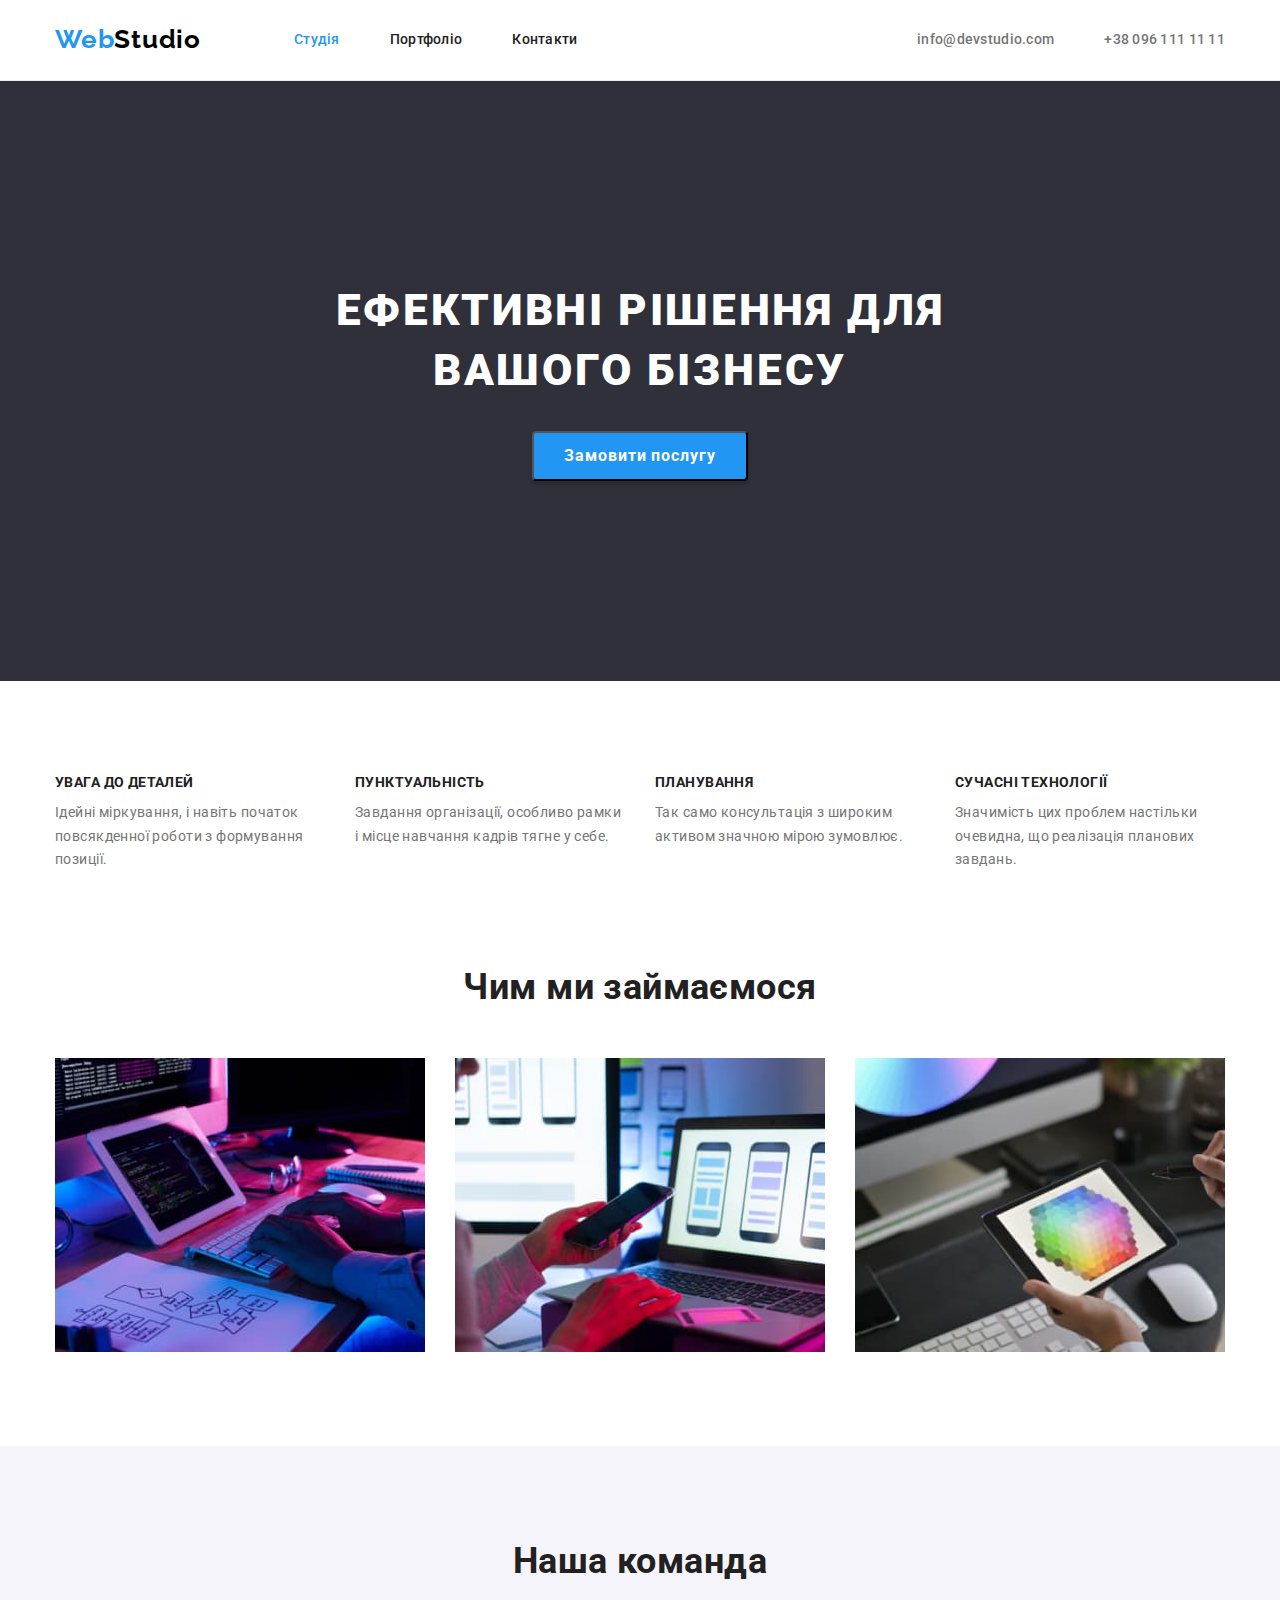
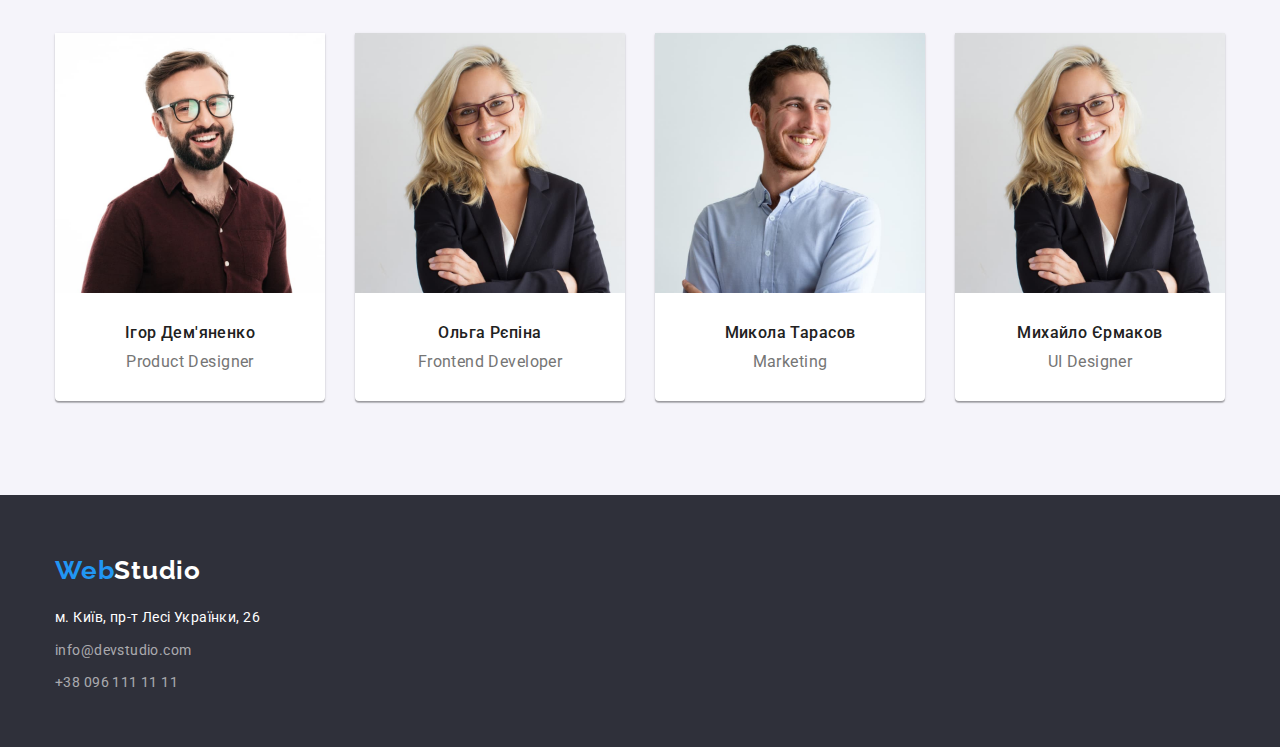
<file: index.html>
<!DOCTYPE html>
<html lang="uk">
<head>
    <meta charset="UTF-8">
    <meta http-equiv="X-UA-Compatible" content="IE=edge">
    <meta name="viewport" content="width=device-width, initial-scale=1.0">
    <title>Студія</title>

    <link rel="preconnect" href="https://fonts.googleapis.com">
    <link rel="preconnect" href="https://fonts.gstatic.com" crossorigin>
    <link href="https://fonts.googleapis.com/css2?family=Raleway:wght@700&family=Roboto:wght@400;500;700;900&display=swap" rel="stylesheet">
    
    <link rel="stylesheet" href="https://cdnjs.cloudflare.com/ajax/libs/modern-normalize/1.1.0/modern-normalize.min.css">
    <link rel="stylesheet" href="./css/styles.css">
</head>
<body>
    <header>
        <div class="container main-nav">
            <a class="logo-item" href="./index.html"><span class="logo-nav"><span class="logo-nav-firstpart">Web</span><span class="logo-nav-twopart">Studio</span></span></a>
        <nav>
        <ul class="site-nav">
            <li><a class="site-nav-item current" href="./index.html">Студія</a></li>
            <li><a class="site-nav-item" href="./portfolio.html">Портфоліо</a></li>
            <li><a class="site-nav-item last-item" href="">Контакти</a></li>
        </ul>

        </nav>
        <ul class="contact-nav">
            <li><a class="site-mail" href="mailto:info@devstudio.com">info@devstudio.com</a></li>
            <li><a class="site-tel last-item" href="tel:+380961111111">+38 096 111 11 11</a></li>
        </ul>
    </div>
    </header>
    <main>
    
        <section class="hero section-no-padding">
            <div class="container">
            <h1 class="hero-title">Ефективні рішення для <br>вашого бізнесу</h1>
            <button class="buttom" type="button">Замовити послугу</button>
            </div>
        </section>
        <section class="benefits section-no-padding">
            <div class="container">
            <h2 class="visually-hidden">Переваги роботи Студії</h2>
            <ul class="benefits-list">
                <li>
                    <h3 class="benefits-title">УВАГА ДО ДЕТАЛЕЙ</h3>
                    <p class="benefits-text">Ідейні міркування, і навіть початок повсякденної роботи з формування позиції.</p>
                </li>
                <li>
                    <h3 class="benefits-title">ПУНКТУАЛЬНІСТЬ</h3>
                    <p class="benefits-text">Завдання організації, особливо рамки і місце навчання кадрів тягне у себе.</p>
                </li>
                <li>
                    <h3 class="benefits-title">ПЛАНУВАННЯ</h3>
                    <p class="benefits-text">Так само консультація з широким активом значною мірою зумовлює.</p>
                </li>
                <li>
                    <h3 class="benefits-title">СУЧАСНІ ТЕХНОЛОГІЇ</h3>
                    <p class="benefits-text">Значимість цих проблем настільки очевидна, що реалізація планових завдань.</p>
                </li>
            </ul>
            </div>
        </section>
        <section class="work section-no-padding">
            <div class="container">
            <h2 class="secton-title">Чим ми займаємося</h2>
            <ul class="work-list">
                <li>
                    <img src="./images/case-a.jpg" alt="website development" width="370" height="294">
                </li>
                <li>
                    <img src="./images/case-b.jpg" alt="development of mobile applications" width="370" height="294">
                </li>
                <li>
                    <img src="./images/case-c.jpg" alt="website design" width="370" height="294">
                </li>
            </ul>
            </div>
        </section>
        <section class="team section-no-padding">
            <div class="container">
            <h2 class="secton-title">Наша команда</h2>
            <ul class="team-list">
                <li class="team-item">
                    <img src="./images/team-a.jpg" alt="Product Designer" width="270" height="260">
                    <div class="team-description">
                    <h3 class="team-title">Ігор Дем'яненко</h3>
                    <p class="team-text">Product Designer</p>
                    </div>
                </li>
                <li class="team-item">
                    <img src="./images/team-b.jpg" alt="Frontend Developer" width="270" height="260">
                    <div class="team-description">
                    <h3 class="team-title">Ольга Рєпіна</h3>
                    <p class="team-text">Frontend Developer</p>
                    </div>
                </li>
                <li class="team-item">
                    <img src="./images/team-c.jpg" alt="Marketing" width="270" height="260">
                    <div class="team-description">
                    <h3 class="team-title">Микола Тарасов</h3>
                    <p class="team-text">Marketing</p>
                    </div>
                </li>
                <li class="team-item">
                    <img src="./images/team-b.jpg" alt="UI Designer" width="270" height="260">
                    <div class="team-description">
                    <h3 class="team-title">Михайло Єрмаков</h3>
                    <p class="team-text">UI Designer</p>
                    </div>
                </li>
            </ul>
            </div>
        </section>
    
    </main>
    <footer>
        <div class="container">
            <div class="logo-nav-footer">
               <a href="./index.html"><span class="logo-nav-firstpart">Web</span><span class="logo-nav-twopart-footer">Studio</span></a>
            </div>
            <address>
            <ul class="address">
                <li><a class="address-text" href="#">м. Київ, пр-т Лесі Українки, 26</a></li>
                <li><a class="address-mail" href="mailto:info@devstudio.com">info@devstudio.com</a></li>
                <li><a class="address-tel" href="tel:+380961111111">+38 096 111 11 11</a></li>
            </ul>
        </address>
        </div>
    </footer>
</body>
</html>
</file>
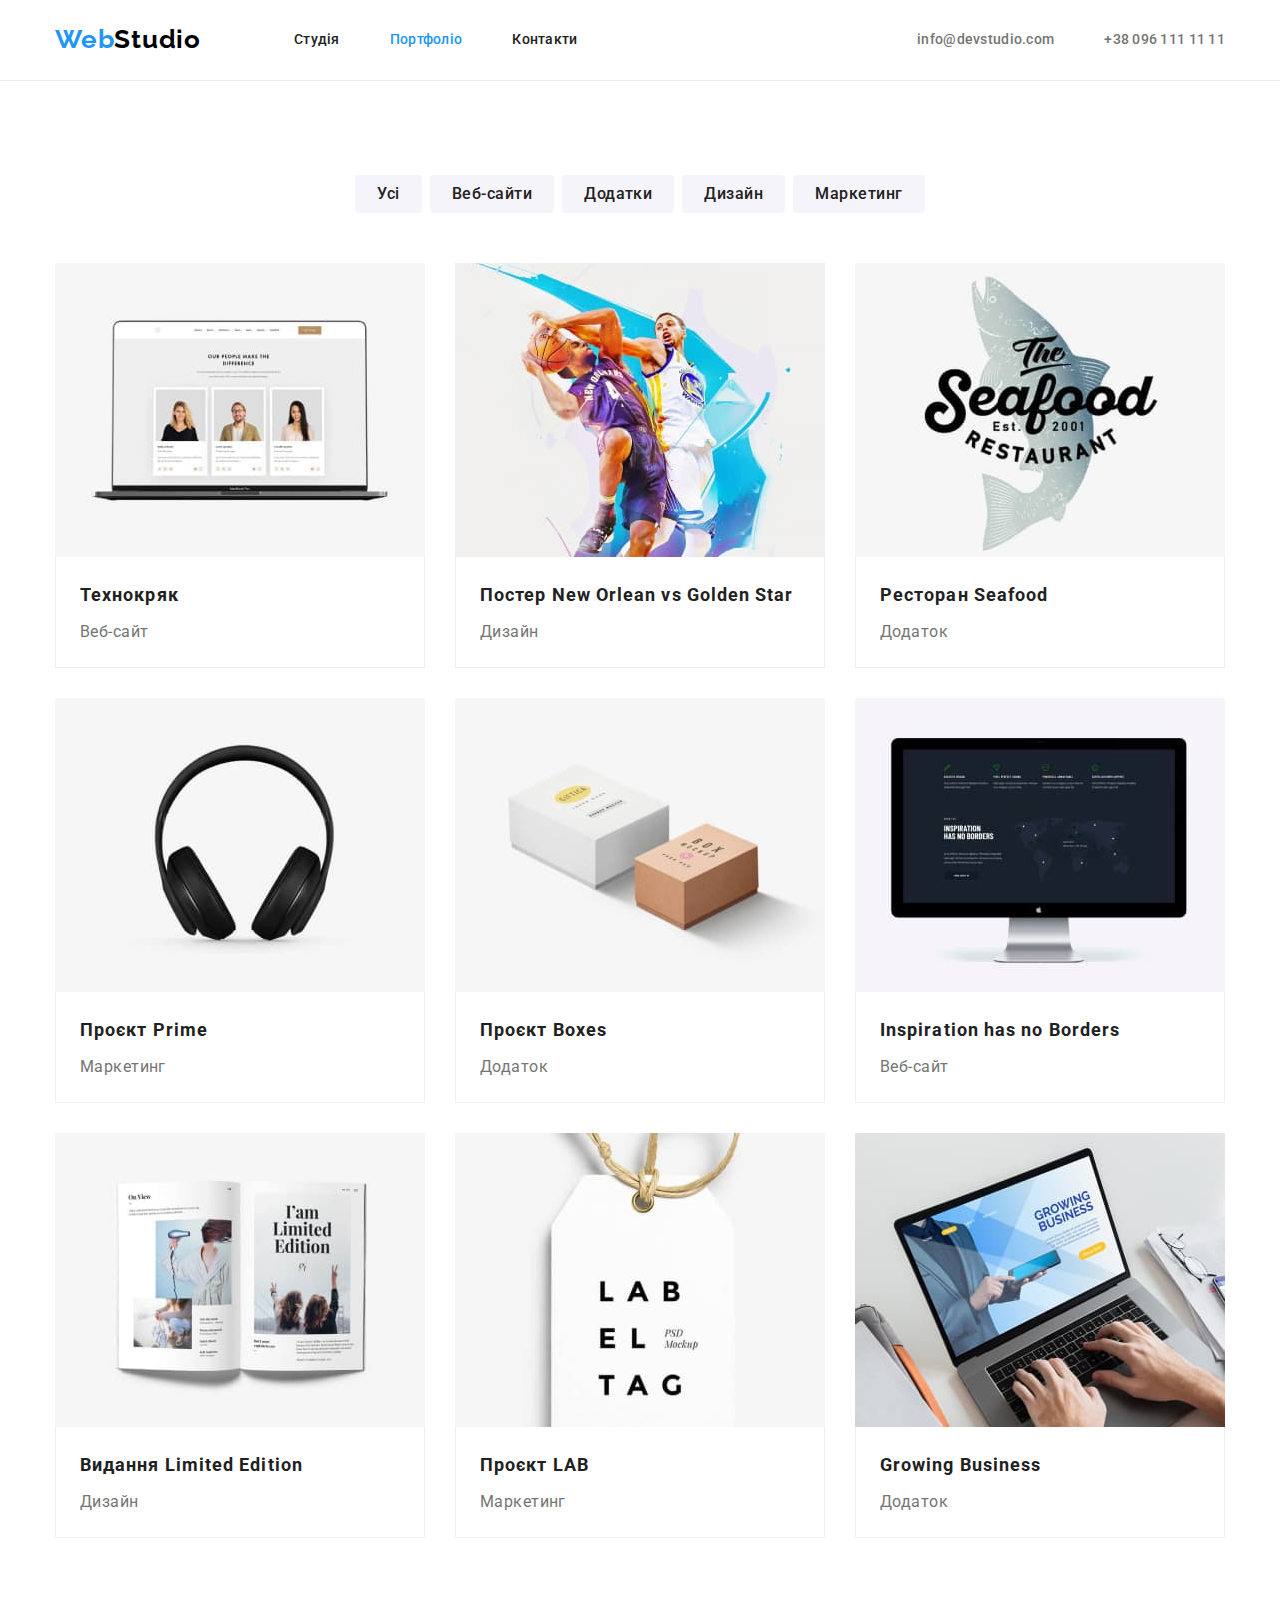
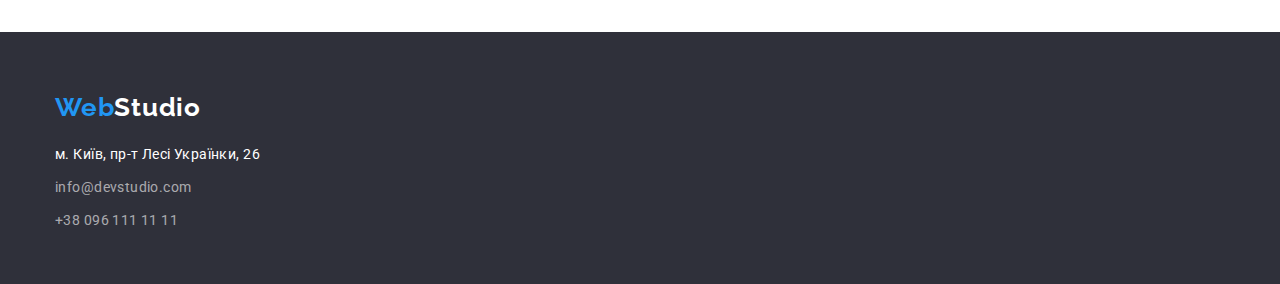
<file: portfolio.html>
<!DOCTYPE html>
<html lang="uk">
<head>
    <meta charset="UTF-8">
    <meta http-equiv="X-UA-Compatible" content="IE=edge">
    <meta name="viewport" content="width=device-width, initial-scale=1.0">
    <title>Студія</title>

    <link rel="preconnect" href="https://fonts.googleapis.com">
    <link rel="preconnect" href="https://fonts.gstatic.com" crossorigin>
    <link href="https://fonts.googleapis.com/css2?family=Raleway:wght@700&family=Roboto:wght@400;500;700;900&display=swap" rel="stylesheet">
    
    <link rel="stylesheet" href="https://cdnjs.cloudflare.com/ajax/libs/modern-normalize/1.1.0/modern-normalize.min.css">
    <link rel="stylesheet" href="./css/styles.css">
</head>
<body>
    <header>
        <div class="container main-nav">
            <a class="logo-item" href="./index.html"><span class="logo-nav"></span><span class="logo-nav-firstpart">Web</span><span class="logo-nav-twopart">Studio</span></a>
        <nav>
        <ul class="site-nav">
            <li></li>
            <li><a class="site-nav-item" href="./index.html">Студія</a></li>
            <li><a class="site-nav-item current" href="">Портфоліо</a></li>
            <li><a class="site-nav-item last-item" href="">Контакти</a></li>
        </ul>

        </nav>
        <ul class="contact-nav">
            <li><a class="site-mail" href="mailto:info@devstudio.com">info@devstudio.com</a></li>
            <li><a class="site-tel last-item" href="tel:+380961111111">+38 096 111 11 11</a></li>
        </ul>
    </div>
    </header>
 <main>
     <section class="portfolio section-no-padding">
        <div class="container">
        <h1 class="visually-hidden">Групи проектів нашої Студії</h1>
    
         <ul class="filtr-list">
             <li><button class="buttom-filtr" type="button">Усі</button></li>
             <li><button class="buttom-filtr" type="button">Веб-сайти</button></li>
             <li><button class="buttom-filtr" type="button">Додатки</button></li>
             <li><button class="buttom-filtr" type="button">Дизайн</button></li>
             <li><button class="buttom-filtr" type="button">Маркетинг</button></li>

         </ul>

        <ul class="project-list">
             <li class="project-element">
                <a href="#">
                 <img src="./images/tehnokryak.jpg" alt="Tehnokryak" width="370" height="294">
                 <div class="project-description">
                 <h2 class="project-title">Технокряк</h2>
                 <p class="project-text">Веб-сайт</p>
                 </div>
                </a>
             </li>
             <li class="project-element">
                <a href="#">
                 <img src="./images/poster.jpg" alt="Poster" width="370" height="294">
                 <div class="project-description">
                 <h2 class="project-title">Постер New Orlean vs Golden Star</h2>
                 <p class="project-text">Дизайн</p>
                 </div>
                </a>
             </li>
              <li class="project-element">
                <a href="#">
                 <img src="./images/restoran.jpg" alt="Restoran" width="370" height="294">
                 <div class="project-description">
                 <h2 class="project-title">Ресторан Seafood</h2>
                 <p class="project-text">Додаток</p>
                 </div>
                </a>
               </li>
               <li class="project-element">
                <a href="#">
                 <img src="./images/prime.jpg" alt="Project prime" width="370" height="294">
                 <div class="project-description">
                 <h2 class="project-title">Проєкт Prime</h2>
                 <p class="project-text">Маркетинг</p>
                 </div>
                </a>
             </li>
             <li class="project-element">
                <a href="#">
                 <img src="./images/boxes.jpg" alt="Project boxes" width="370" height="294">
                 <div class="project-description">
                 <h2 class="project-title">Проєкт Boxes</h2>
                 <p class="project-text">Додаток</p>
                 </div>
                </a>
             </li>
             <li class="project-element">
                <a href="#">
                 <img src="./images/inspiration.jpg" alt="Inspiration" width="370" height="294">
                 <div class="project-description">
                 <h2 class="project-title">Inspiration has no Borders</h2>
                 <p class="project-text">Веб-сайт</p>
                 </div>
                </a>
             </li>
             <li class="project-element">
                <a href="#">
                 <img src="./images/vydannya-limited.jpg" alt="Vydannya-limited" width="370" height="294">
                 <div class="project-description">
                 <h2 class="project-title">Видання Limited Edition</h2>
                 <p class="project-text">Дизайн</p>
                 </div>
                </a>
             </li>
              <li class="project-element">
                <a href="#">
                 <img src="./images/projekt-lab.jpg" alt="Projekt-lab" width="370" height="294">
                 <div class="project-description">
                 <h2 class="project-title">Проєкт LAB</h2>
                 <p class="project-text">Маркетинг</p>
                </div>
                </a>
             </li>
             <li class="project-element">
                <a href="#">
                 <img src="./images/growing-business.jpg" alt="Growing-business" width="370" height="294">
                 <div class="project-description">
                 <h2 class="project-title">Growing Business</h2>
                 <p class="project-text">Додаток</p>
                 </div>
                </a>
             </li>
         </ul>
        </div>
     </section>

 </main>
    <footer>
        <div class="container">
            <div class="logo-nav-footer">
                <a href="./index.html"><span class="logo-nav-firstpart">Web</span><span class="logo-nav-twopart-footer">Studio</span></a>
            </div>
            <address>
            <ul class="address">
                <li><a class="address-text" href="#">м. Київ, пр-т Лесі Українки, 26</a></li>
                <li><a class="address-mail" href="mailto:info@devstudio.com">info@devstudio.com</a></li>
                <li><a class="address-tel" href="tel:+380961111111">+38 096 111 11 11</a></li>
            </ul>
        </address>
    </div>
    </footer>
</body>
</html>
</file>
<file: css/styles.css>
/* Загальні налаштування*/
:root {
    
    --primary-text-color: #757575;
    --title-text-color: #212121;
    --accent-color: #2196F3;
    --hero-text-color: #FFFFFF;
    --hero-bg-color:#2F303A;
    --logo-twopart-color: #000000;
    --tel-mail-footer: rgba(255, 255, 255, 0.6);
    --team-bg-color: #F5F4FA;
    --buttom-bg-color: #188ce8;
    --buttom-shadow-color: rgba(0, 0, 0, 0.15);
    --second-font: 'Raleway', sans-serif;
}
html {
    box-sizing: border-box;
    /*width: 1600px; */
}

body {
    
    color: var(--primary-text-color);   
    font-family: 'Roboto', sans-serif;
    font-size: 14px;
    letter-spacing: 0.03em;
}

h1, h2, h3, h4, h5, h6, p, ul {
    margin-top: 0;
    margin-bottom: 0;
}

img {
    display: block;
}
.container {
    width: 1200px;
    margin: 0 auto;
    padding-left: 15px;
    padding-right: 15px;
    
}
.section-no-padding {
padding-top: 0;
padding-bottom: 0;
}

.secton-title {
    font-weight: 700;
    font-size: 36px;
    line-height: 1.17;
    color: var(--title-text-color);
    margin-bottom: 50px;
    text-align: center;
}

.visually-hidden {
    position: absolute;
    width: 1px;
    height: 1px;
    margin: -1px;
    border: 0;
    padding: 0;  
    white-space: nowrap;
    clip-path: inset(100%);
    clip: rect(0 0 0 0);
    overflow: hidden;
}

a {
    text-decoration: none;
}

a:hover,
a:focus {
    color: var(--accent-color);
}


li {
    list-style: none;
}
        
        /*     Header*/
header {
    background-color: var(--hero-text-color);
    border-bottom: 1px solid #ECECEC;
    border-color: #ECECEC;
}

        /* Навігація*/


.logo-nav {
    min-width: 145px;
    min-height: 31px;
} 

.logo-nav-firstpart {
    color: var(--accent-color);
}
            
.logo-nav-twopart {
    color: var(--logo-twopart-color);
}

.logo-nav-firstpart,
.logo-nav-twopart,
.logo-nav-twopart-footer {
    font-family: var(--second-font);
    font-weight: 700;
    font-size: 26px;
    line-height: 1.19;
    letter-spacing: 0.03em;
    }

.site-nav-item
{
    font-weight: 500;
    line-height: 1.14;
    letter-spacing: 0.02em;
    color: var(--title-text-color);
}

.current {
    color: var(--accent-color);
}

.main-nav {
    display: flex;
    align-items: center;
    /*justify-content: space-between;*/
} 

.site-nav {
    display: flex;
    padding-left: 0;
}
.contact-nav {
    display: flex;
    padding-left: 0;
    margin-left: auto;
}

.site-nav-item,
.site-mail,
.site-tel,
.logo-item {
    display: block;
    margin-right: 50px;
    padding-top: 32px;
    padding-bottom: 32px;

}

.logo-item {
    padding-top: 24px;
    padding-bottom: 25px;
    margin-right: 93px;
    margin-left: 0;
}


.last-item {
    margin-right: 0;
}


/*
.site-nav li:last-child,
.contact-nav li:last-child {
    margin-right: 0;
}
*/

/*Телефон і mail*/
.site-tel, .site-mail {
    font-weight: 500;
    line-height: 1.14;
    letter-spacing: 0.02em;
}

.site-tel,
.site-mail {
    color: var(--primary-text-color);
}

/* Hero*/

.hero {
    background-color: var(--hero-bg-color);
    text-align: center;
    padding-top: 200px;
    padding-bottom: 200px;
}
.hero-title { 
    font-weight: 900;
    font-size: 44px;
    line-height: 1.36;
    letter-spacing: 0.06em;
    text-transform: uppercase;
    color: var(--hero-text-color);
    margin-bottom: 30px;
}
    
.buttom {
    display: inline-block;
    min-width: 216px;
    min-height: 50px;
    align-items: center;
    justify-content: center;
       
    font-family: inherit;
    font-weight: 700;
    font-size: 16px;
    line-height: 1.87;
    letter-spacing: 0.06em;
    color: var(--hero-text-color);
    background-color: var(--accent-color);
    cursor: pointer;

    text-align: center;

    border-radius: 4px;
    box-shadow: 0px 4px 4px var(--buttom-shadow-color);
      
}

.buttom:hover,
.buttom:focus {
    background-color: var(--buttom-bg-color);
}

/* Benefits*/

.benefits {
    padding-top: 94px;
    padding-bottom: 94px;
}

.benefits-title {
    font-weight: 700;
    font-size: 14px;
    line-height: 1.14;
    text-transform: uppercase;
    color: var(--title-text-color);
    margin-bottom: 10px;
}

.benefits-text {
    line-height: 1.71;
}

.benefits-list {
    display: flex;
    padding-left: 0;
}

.benefits-list li {
    width: 270px;
}

.benefits-list li,
.work-list li {
    margin-right: 30px;
}

.benefits-list li:last-child,
.work-list li:last-child {
    margin-right: 0;
}

/*Work*/
.work {
    padding-bottom: 94px;
}

.work-list {
    display: flex;
    padding-left: 0;
}

/*Team*/

.team-title {
    font-weight: 500;
    font-size: 16px;
    line-height: 1.19; 
    color: var(--title-text-color);
    margin-bottom: 10px;
    text-align: center;
}

.team-text {
    font-size: 16px;
    line-height: 1.19;
    text-align: center;
}

.team {
    padding-top: 94px;
    padding-bottom: 94px;
    background-color: var(--team-bg-color);
}

.team-item {
    background-color: var(--hero-text-color);
    width: 270px;
    }

.team-list {
    display: flex;
    padding-left: 0;
}

.team-item {
    
    margin-right: 30px;
    background: #FFFFFF;
    box-shadow: 0px 1px 3px rgba(0, 0, 0, 0.12), 0px 1px 1px rgba(0, 0, 0, 0.14), 0px 2px 1px rgba(0, 0, 0, 0.2);
    border-radius: 0px 0px 4px 4px;
}

.team-description {
    padding-top: 30px;
    padding-bottom: 30px;
}


/*Footer*/

footer {
    background-color:var(--hero-bg-color);
    height: 252px;
    padding-top: 60px;
    padding-bottom: 60px;
}

.logo-nav-twopart-footer,
.address-text {
    color: var(--hero-text-color);
}

.logo-nav-footer {
    padding-left: 0;
    margin-bottom: 20px;
}

.address {
    padding-left: 0;
}

.address-text,
.address-mail,
.address-tel {
    font-style: normal;
    line-height: 1.71;
    
}

.address li {
    margin-bottom: 9px;
    }

.address li:last-child {
    margin-bottom: 0;
}

.address-mail,
.address-tel {
    color: var(--tel-mail-footer);
}

/*Buttom-filtr*/

.buttom-filtr {
    font-family: inherit;
    font-weight: 500;
    font-size: 16px;
    line-height: 1.63;
    color: var(--title-text-color);
    letter-spacing: 0.03em;
    background-color: var(--team-bg-color);
    cursor: pointer;
    
    padding: 6px 22px;

    border: 0;

    border-radius: 4px;
    /*border-color: var(--team-bg-color);*/

}

.buttom-filtr:hover,
.buttom-filtr:focus
 {
    color: var(--hero-text-color);
    background-color: var(--accent-color);
    box-shadow: 0px 3px 1px rgba(0, 0, 0, 0.1), 0px 1px 2px rgba(0, 0, 0, 0.08), 0px 2px 2px rgba(0, 0, 0, 0.12);
}

.filtr-list {
    display: flex;
    padding-left: 0;
    align-items: center;
    justify-content: center;
    margin-bottom: 50px;
}

.filtr-list li {
    margin-left: 0;
    margin-right: 8px;
    margin-bottom: 0;
}

.filtr-list li:last-child {
    margin-right: 0;
}

/*Projects*/

.project-title {

    font-weight: 700;
    font-size: 18px;
    line-height: 2;
    letter-spacing: 0.06em;
    color: var(--title-text-color);
    margin-bottom: 4px;
}

.project-text {
    font-size: 16px;
    line-height: 1.88;
    color: var(--primary-text-color);

}

.project-list {
    display: flex;
    flex-wrap: wrap;
    padding-left: 0;
}

.project-description {
    box-sizing: border-box;

    border-right: 1px solid #EEEEEE;
    border-left: 1px solid #EEEEEE;
    border-bottom: 1px solid #EEEEEE;

    padding-top: 20px;
    padding-bottom: 20px;
    padding-right: 24px;
    padding-left: 24px;

}

.project-element {
    width: 370px;
    margin-right: 30px;
    margin-bottom: 30px;
}

.project-element:nth-child(3n) {
    margin-right: 0;
}

.project-element:nth-last-child(-n + 3) {
    margin-bottom: 0;
}

.portfolio {
    padding-top: 94px;
    padding-bottom: 94px;
}
</file>
